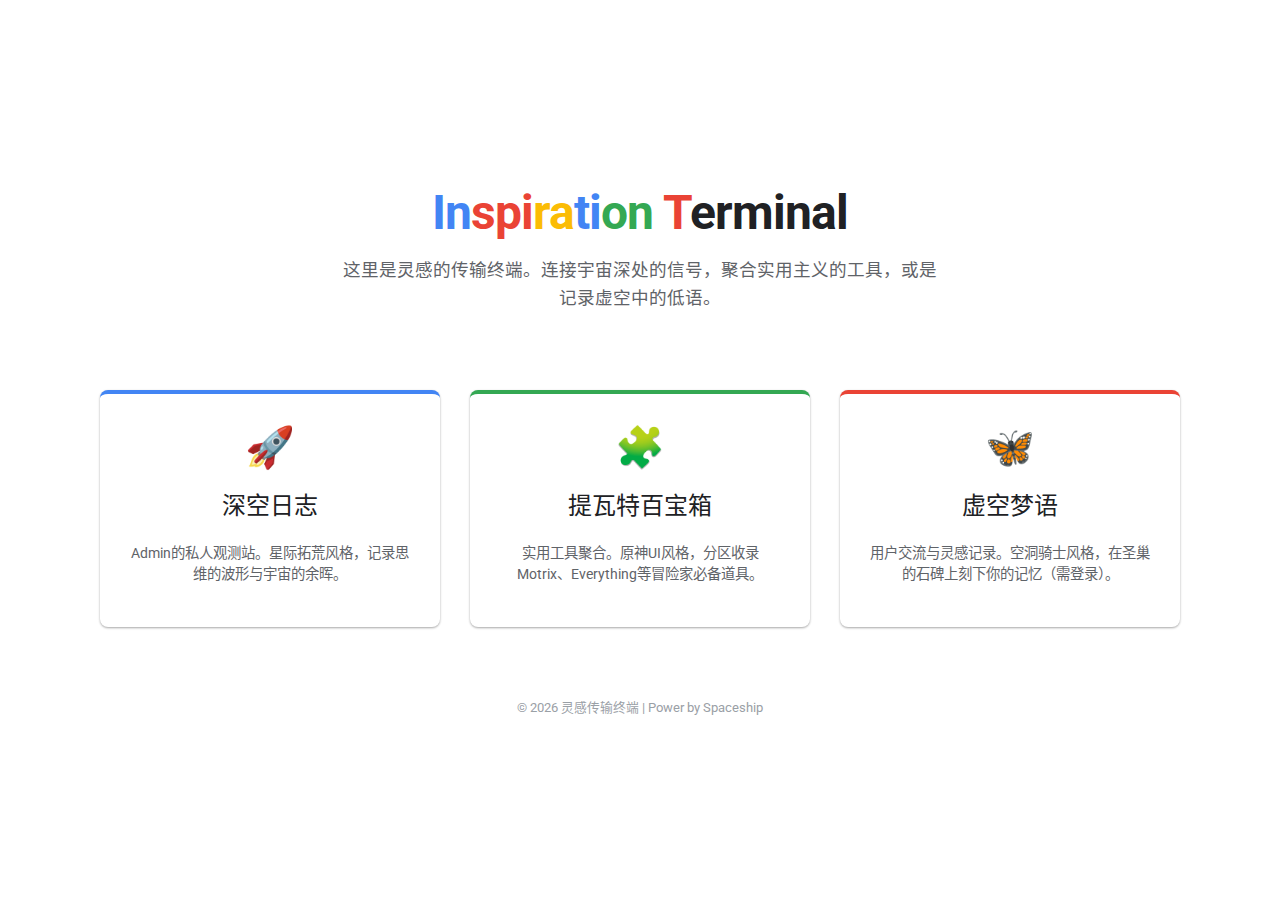
<file: index.html>
<!DOCTYPE html>
<html lang="zh-CN">
<head>
    <meta charset="UTF-8">
    <meta name="viewport" content="width=device-width, initial-scale=1.0">
    <title>灵感传输终端</title>
    <style>
        /* Google Fonts & Reset */
        @import url('https://fonts.googleapis.com/css2?family=Roboto:wght@300;400;500&display=swap');
        
        body {
            margin: 0;
            padding: 0;
            font-family: 'Roboto', 'Microsoft YaHei', sans-serif;
            background-color: #ffffff;
            color: #202124;
            display: flex;
            flex-direction: column;
            align-items: center;
            justify-content: center;
            min-height: 100vh;
        }

        /* 标题区域 */
        .logo-area {
            text-align: center;
            margin-bottom: 40px;
        }
        
        h1 {
            font-size: 3rem;
            margin: 0;
            letter-spacing: -1px;
        }
        
        /* 谷歌配色文字 */
        .g-blue { color: #4285F4; }
        .g-red { color: #EA4335; }
        .g-yellow { color: #FBBC05; }
        .g-green { color: #34A853; }

        .subtitle {
            margin-top: 15px;
            color: #5f6368;
            font-size: 1.1rem;
            max-width: 600px;
            line-height: 1.6;
        }

        /* 卡片容器 */
        .card-container {
            display: flex;
            gap: 30px;
            flex-wrap: wrap;
            justify-content: center;
            padding: 20px;
        }

        /* 功能卡片 */
        .card {
            width: 280px;
            padding: 30px;
            border-radius: 8px;
            background: #fff;
            box-shadow: 0 1px 3px rgba(0,0,0,0.12), 0 1px 2px rgba(0,0,0,0.24);
            transition: all 0.3s cubic-bezier(.25,.8,.25,1);
            text-align: center;
            cursor: pointer;
            text-decoration: none; /* 去掉下划线 */
            color: inherit;
            border-top: 4px solid transparent;
        }

        .card:hover {
            box-shadow: 0 14px 28px rgba(0,0,0,0.25), 0 10px 10px rgba(0,0,0,0.22);
            transform: translateY(-5px);
        }

        .card h2 { margin-top: 0; font-weight: 500; }
        .card p { color: #5f6368; font-size: 0.9rem; }

        /* 卡片顶部颜色条 */
        .card-blog { border-color: #4285F4; }    /* 蓝色 - 星际拓荒 */
        .card-tools { border-color: #34A853; }   /* 绿色 - 原神草元素感 */
        .card-community { border-color: #EA4335; } /* 红色 - 空洞骑士噩梦感 */

        /* 图标模拟 */
        .icon {
            font-size: 40px;
            margin-bottom: 15px;
            display: block;
        }

        footer {
            margin-top: 50px;
            font-size: 0.8rem;
            color: #9aa0a6;
        }
    </style>
</head>
<body>

    <div class="logo-area">
        <h1>
            <span class="g-blue">In</span><span class="g-red">spi</span><span class="g-yellow">ra</span><span class="g-blue">ti</span><span class="g-green">on</span>
            <span class="g-red">T</span>erminal
        </h1>
        <p class="subtitle">
            这里是灵感的传输终端。连接宇宙深处的信号，聚合实用主义的工具，或是记录虚空中的低语。
        </p>
    </div>

    <div class="card-container">
        <a href="blog.html" class="card card-blog">
            <span class="icon">🚀</span>
            <h2>深空日志</h2>
            <p>Admin的私人观测站。星际拓荒风格，记录思维的波形与宇宙的余晖。</p>
        </a>

        <a href="tools.html" class="card card-tools">
            <span class="icon">🧩</span>
            <h2>提瓦特百宝箱</h2>
            <p>实用工具聚合。原神UI风格，分区收录Motrix、Everything等冒险家必备道具。</p>
        </a>

        <a href="community.php" class="card card-community">
            <span class="icon">🦋</span>
            <h2>虚空梦语</h2>
            <p>用户交流与灵感记录。空洞骑士风格，在圣巢的石碑上刻下你的记忆（需登录）。</p>
        </a>
    </div>

    <footer>
        &copy; 2026 灵感传输终端 | Power by Spaceship
    </footer>

</body>
</html>
</file>
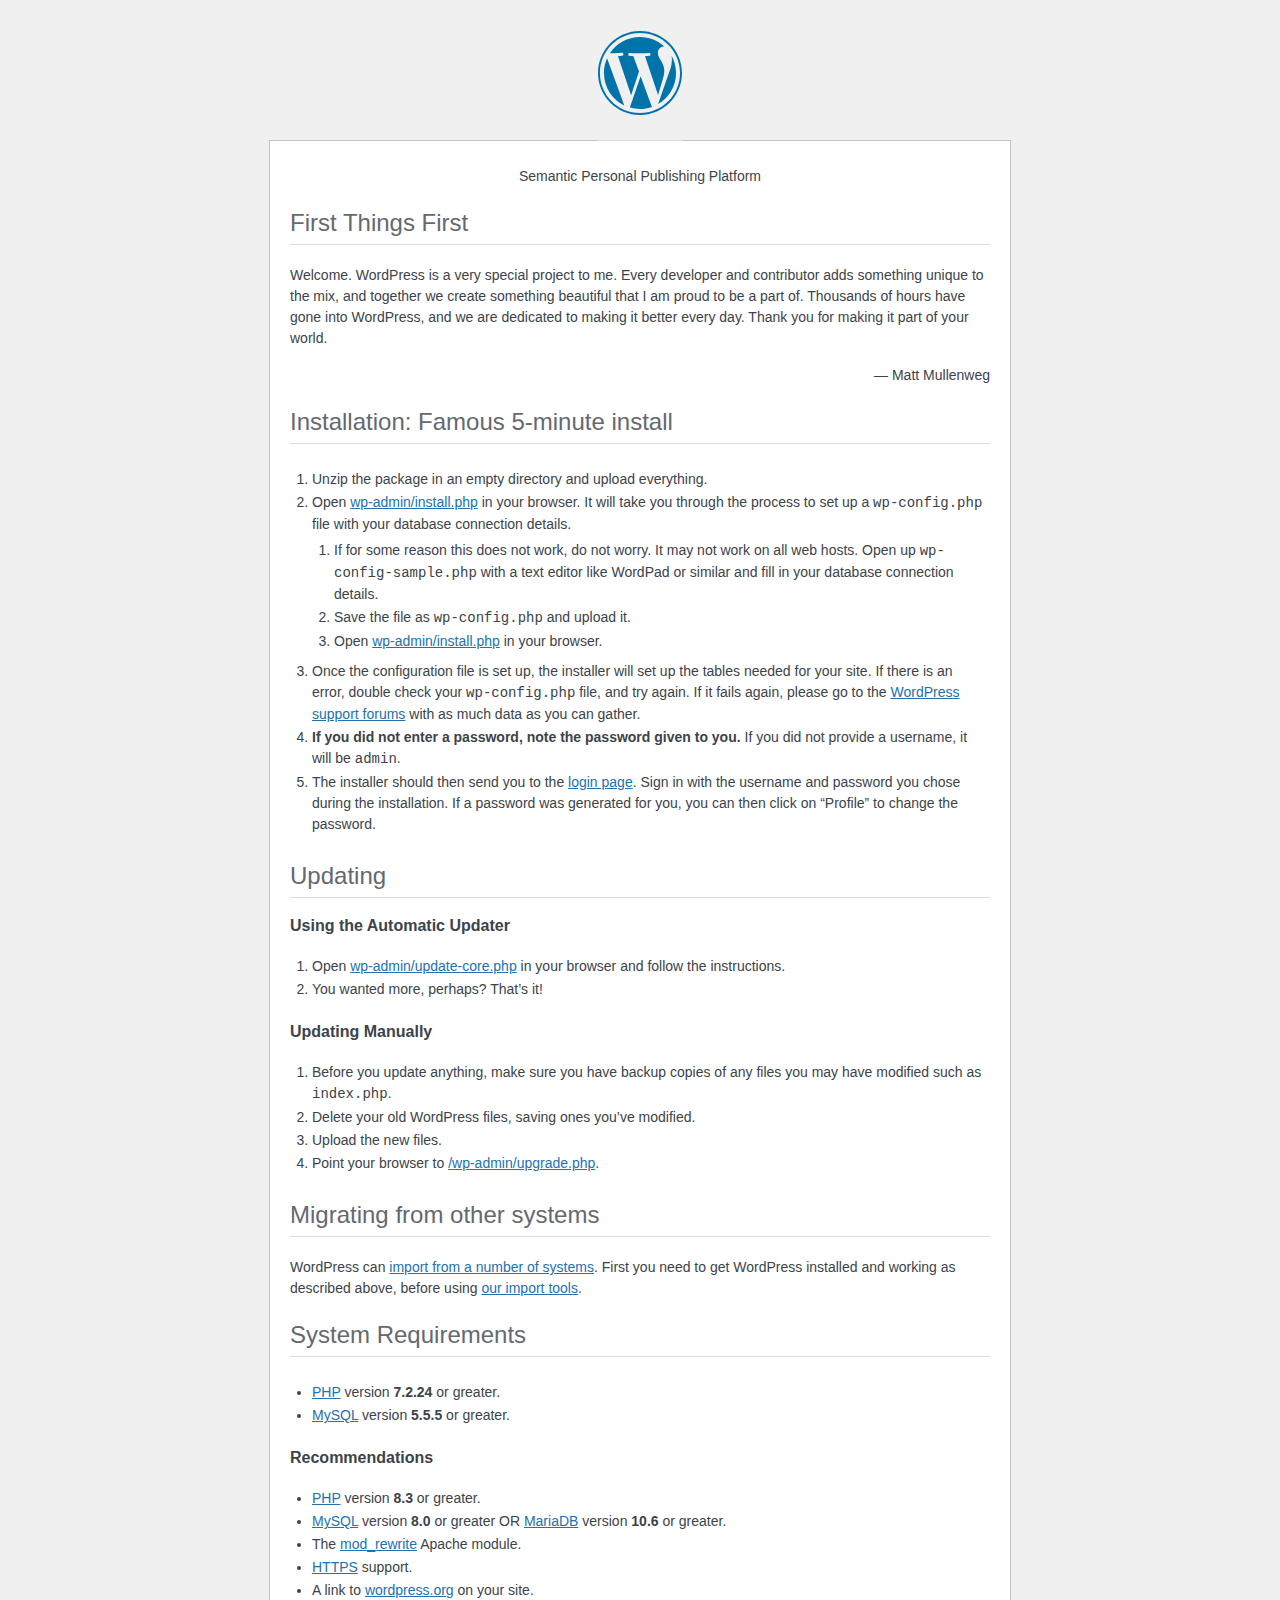
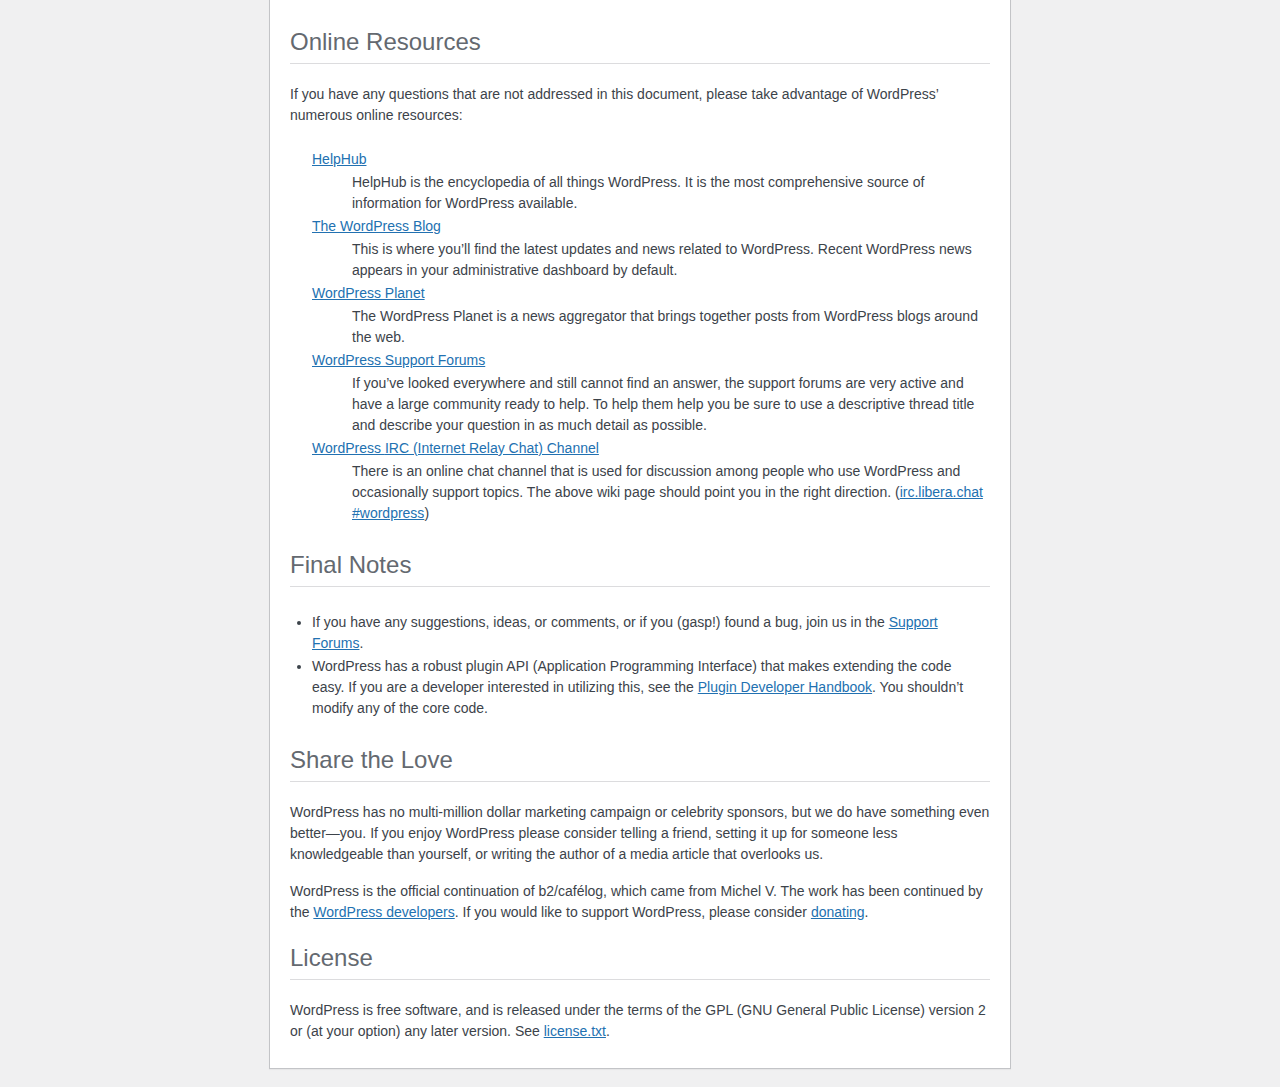
<file: readme.html>
<!DOCTYPE html>
<html lang="en">
<head>
	<meta name="viewport" content="width=device-width" />
	<meta http-equiv="Content-Type" content="text/html; charset=utf-8" />
	<meta name="robots" content="noindex,nofollow" />
	<title>WordPress &#8250; ReadMe</title>
	<link rel="stylesheet" href="wp-admin/css/install.css?ver=20100228" type="text/css" />
</head>
<body>
<h1 id="logo">
	<a href="https://wordpress.org/"><img alt="WordPress" src="wp-admin/images/wordpress-logo.png" /></a>
</h1>
<p style="text-align: center">Semantic Personal Publishing Platform</p>

<h2>First Things First</h2>
<p>Welcome. WordPress is a very special project to me. Every developer and contributor adds something unique to the mix, and together we create something beautiful that I am proud to be a part of. Thousands of hours have gone into WordPress, and we are dedicated to making it better every day. Thank you for making it part of your world.</p>
<p style="text-align: right">&#8212; Matt Mullenweg</p>

<h2>Installation: Famous 5-minute install</h2>
<ol>
	<li>Unzip the package in an empty directory and upload everything.</li>
	<li>Open <span class="file"><a href="wp-admin/install.php">wp-admin/install.php</a></span> in your browser. It will take you through the process to set up a <code>wp-config.php</code> file with your database connection details.
		<ol>
			<li>If for some reason this does not work, do not worry. It may not work on all web hosts. Open up <code>wp-config-sample.php</code> with a text editor like WordPad or similar and fill in your database connection details.</li>
			<li>Save the file as <code>wp-config.php</code> and upload it.</li>
			<li>Open <span class="file"><a href="wp-admin/install.php">wp-admin/install.php</a></span> in your browser.</li>
		</ol>
	</li>
	<li>Once the configuration file is set up, the installer will set up the tables needed for your site. If there is an error, double check your <code>wp-config.php</code> file, and try again. If it fails again, please go to the <a href="https://wordpress.org/support/forums/">WordPress support forums</a> with as much data as you can gather.</li>
	<li><strong>If you did not enter a password, note the password given to you.</strong> If you did not provide a username, it will be <code>admin</code>.</li>
	<li>The installer should then send you to the <a href="wp-login.php">login page</a>. Sign in with the username and password you chose during the installation. If a password was generated for you, you can then click on &#8220;Profile&#8221; to change the password.</li>
</ol>

<h2>Updating</h2>
<h3>Using the Automatic Updater</h3>
<ol>
	<li>Open <span class="file"><a href="wp-admin/update-core.php">wp-admin/update-core.php</a></span> in your browser and follow the instructions.</li>
	<li>You wanted more, perhaps? That&#8217;s it!</li>
</ol>

<h3>Updating Manually</h3>
<ol>
	<li>Before you update anything, make sure you have backup copies of any files you may have modified such as <code>index.php</code>.</li>
	<li>Delete your old WordPress files, saving ones you&#8217;ve modified.</li>
	<li>Upload the new files.</li>
	<li>Point your browser to <span class="file"><a href="wp-admin/upgrade.php">/wp-admin/upgrade.php</a>.</span></li>
</ol>

<h2>Migrating from other systems</h2>
<p>WordPress can <a href="https://developer.wordpress.org/advanced-administration/wordpress/import/">import from a number of systems</a>. First you need to get WordPress installed and working as described above, before using <a href="wp-admin/import.php">our import tools</a>.</p>

<h2>System Requirements</h2>
<ul>
	<li><a href="https://www.php.net/">PHP</a> version <strong>7.2.24</strong> or greater.</li>
	<li><a href="https://www.mysql.com/">MySQL</a> version <strong>5.5.5</strong> or greater.</li>
</ul>

<h3>Recommendations</h3>
<ul>
	<li><a href="https://www.php.net/">PHP</a> version <strong>8.3</strong> or greater.</li>
	<li><a href="https://www.mysql.com/">MySQL</a> version <strong>8.0</strong> or greater OR <a href="https://mariadb.org/">MariaDB</a> version <strong>10.6</strong> or greater.</li>
	<li>The <a href="https://httpd.apache.org/docs/2.2/mod/mod_rewrite.html">mod_rewrite</a> Apache module.</li>
	<li><a href="https://wordpress.org/news/2016/12/moving-toward-ssl/">HTTPS</a> support.</li>
	<li>A link to <a href="https://wordpress.org/">wordpress.org</a> on your site.</li>
</ul>

<h2>Online Resources</h2>
<p>If you have any questions that are not addressed in this document, please take advantage of WordPress&#8217; numerous online resources:</p>
<dl>
	<dt><a href="https://wordpress.org/documentation/">HelpHub</a></dt>
		<dd>HelpHub is the encyclopedia of all things WordPress. It is the most comprehensive source of information for WordPress available.</dd>
	<dt><a href="https://wordpress.org/news/">The WordPress Blog</a></dt>
		<dd>This is where you&#8217;ll find the latest updates and news related to WordPress. Recent WordPress news appears in your administrative dashboard by default.</dd>
	<dt><a href="https://planet.wordpress.org/">WordPress Planet</a></dt>
		<dd>The WordPress Planet is a news aggregator that brings together posts from WordPress blogs around the web.</dd>
	<dt><a href="https://wordpress.org/support/forums/">WordPress Support Forums</a></dt>
		<dd>If you&#8217;ve looked everywhere and still cannot find an answer, the support forums are very active and have a large community ready to help. To help them help you be sure to use a descriptive thread title and describe your question in as much detail as possible.</dd>
	<dt><a href="https://make.wordpress.org/support/handbook/appendix/other-support-locations/introduction-to-irc/">WordPress <abbr>IRC</abbr> (Internet Relay Chat) Channel</a></dt>
		<dd>There is an online chat channel that is used for discussion among people who use WordPress and occasionally support topics. The above wiki page should point you in the right direction. (<a href="https://web.libera.chat/#wordpress">irc.libera.chat #wordpress</a>)</dd>
</dl>

<h2>Final Notes</h2>
<ul>
	<li>If you have any suggestions, ideas, or comments, or if you (gasp!) found a bug, join us in the <a href="https://wordpress.org/support/forums/">Support Forums</a>.</li>
	<li>WordPress has a robust plugin <abbr>API</abbr> (Application Programming Interface) that makes extending the code easy. If you are a developer interested in utilizing this, see the <a href="https://developer.wordpress.org/plugins/">Plugin Developer Handbook</a>. You shouldn&#8217;t modify any of the core code.</li>
</ul>

<h2>Share the Love</h2>
<p>WordPress has no multi-million dollar marketing campaign or celebrity sponsors, but we do have something even better&#8212;you. If you enjoy WordPress please consider telling a friend, setting it up for someone less knowledgeable than yourself, or writing the author of a media article that overlooks us.</p>

<p>WordPress is the official continuation of b2/caf&#233;log, which came from Michel V. The work has been continued by the <a href="https://wordpress.org/about/">WordPress developers</a>. If you would like to support WordPress, please consider <a href="https://wordpress.org/donate/">donating</a>.</p>

<h2>License</h2>
<p>WordPress is free software, and is released under the terms of the <abbr>GPL</abbr> (GNU General Public License) version 2 or (at your option) any later version. See <a href="license.txt">license.txt</a>.</p>

</body>
</html>
</file>
<file: wp-admin/css/install.css>
html {
	background: #f0f0f1;
	margin: 0 20px;
}

body {
	background: #fff;
	border: 1px solid #c3c4c7;
	color: #3c434a;
	font-family: -apple-system, BlinkMacSystemFont, "Segoe UI", Roboto, Oxygen-Sans, Ubuntu, Cantarell, "Helvetica Neue", sans-serif;
	margin: 140px auto 25px;
	padding: 20px 20px 10px;
	max-width: 700px;
	-webkit-font-smoothing: subpixel-antialiased;
	box-shadow: 0 1px 1px rgba(0, 0, 0, 0.04);
}

a {
	color: #2271b1;
}

a:hover,
a:active {
	color: #135e96;
}

a:focus {
	color: #043959;
	box-shadow: 0 0 0 2px #2271b1;
	/* Only visible in Windows High Contrast mode */
	outline: 2px solid transparent;
}

h1, h2 {
	border-bottom: 1px solid #dcdcde;
	clear: both;
	color: #646970;
	font-size: 24px;
	padding: 0 0 7px;
	font-weight: 400;
}

h3 {
	font-size: 16px;
}

p, li, dd, dt {
	padding-bottom: 2px;
	font-size: 14px;
	line-height: 1.5;
}

code, .code {
	font-family: Consolas, Monaco, monospace;
}

ul, ol, dl {
	padding: 5px 5px 5px 22px;
}

a img {
	border: 0
}
abbr {
	border: 0;
	font-variant: normal;
}

fieldset {
	border: 0;
	padding: 0;
	margin: 0;
}

#logo {
	margin: -130px auto 25px;
	padding: 0 0 25px;
	width: 84px;
	height: 84px;
	overflow: hidden;
	background-image: url(../images/w-logo-blue.png?ver=20131202);
	background-image: none, url(../images/wordpress-logo.svg?ver=20131107);
	background-size: 84px;
	background-position: center top;
	background-repeat: no-repeat;
	color: #3c434a; /* same as login.css */
	font-size: 20px;
	font-weight: 400;
	line-height: 1.3em;
	text-decoration: none;
	text-align: center;
	text-indent: -9999px;
	outline: none;
}

.step {
	margin: 20px 0 15px;
}
.step, th {
	text-align: left;
	padding: 0;
}
.language-chooser.wp-core-ui .step .button.button-large {
	font-size: 14px;
}
textarea {
	border: 1px solid #dcdcde;
	font-family: -apple-system, BlinkMacSystemFont, "Segoe UI", Roboto, Oxygen-Sans, Ubuntu, Cantarell, "Helvetica Neue", sans-serif;
	width: 100%;
	box-sizing: border-box;
}

.form-table {
	border-collapse: collapse;
	margin-top: 1em;
	width: 100%;
}

.form-table td {
	margin-bottom: 9px;
	padding: 10px 20px 10px 0;
	font-size: 14px;
	vertical-align: top
}

.form-table th {
	font-size: 14px;
	text-align: left;
	padding: 10px 20px 10px 0;
	width: 115px;
	vertical-align: top;
}

.form-table code {
	line-height: 1.28571428;
	font-size: 14px;
}

.form-table p {
	margin: 4px 0 0;
	font-size: 11px;
}

.form-table .setup-description {
	margin: 4px 0 0;
	line-height: 1.6;
}

.form-table input {
	line-height: 1.33333333;
	font-size: 15px;
	padding: 3px 5px;
}

.wp-pwd {
	margin-top: 0;
}

.form-table .wp-pwd {
	display: flex;
	column-gap: 4px;
}

.form-table .password-input-wrapper {
	width: 100%;
}

input,
submit {
	font-family: -apple-system, BlinkMacSystemFont, "Segoe UI", Roboto, Oxygen-Sans, Ubuntu, Cantarell, "Helvetica Neue", sans-serif;
}

.form-table input[type=text],
.form-table input[type=email],
.form-table input[type=url],
.form-table input[type=password],
#pass-strength-result {
	width: 100%;
}

.form-table th p {
	font-weight: 400;
}

.form-table.install-success th,
.form-table.install-success td {
	vertical-align: middle;
	padding: 16px 20px 16px 0;
}

.form-table.install-success td p {
	margin: 0;
	font-size: 14px;
}

.form-table.install-success td code {
	margin: 0;
	font-size: 18px;
}

#error-page {
	margin-top: 50px;
}

#error-page p {
	font-size: 14px;
	line-height: 1.28571428;
	margin: 25px 0 20px;
}

#error-page code, .code {
	font-family: Consolas, Monaco, monospace;
}

.message {
	border-left: 4px solid #d63638;
	padding: .7em .6em;
	background-color: #fcf0f1;
}

/* rtl:ignore */
#dbname,
#uname,
#pwd,
#dbhost,
#prefix,
#user_login,
#admin_email,
#pass1,
#pass2 {
	direction: ltr;
}


/* localization */
body.rtl,
.rtl textarea,
.rtl input,
.rtl submit {
	font-family: Tahoma, sans-serif;
}

:lang(he-il) body.rtl,
:lang(he-il) .rtl textarea,
:lang(he-il) .rtl input,
:lang(he-il) .rtl submit {
	font-family: Arial, sans-serif;
}

@media only screen and (max-width: 799px) {
	body {
		margin-top: 115px;
	}
	#logo a {
		margin: -125px auto 30px;
	}
}

@media screen and (max-width: 782px) {

	.form-table {
		margin-top: 0;
	}

	.form-table th,
	.form-table td {
		display: block;
		width: auto;
		vertical-align: middle;
	}

	.form-table th {
		padding: 20px 0 0;
	}

	.form-table td {
		padding: 5px 0;
		border: 0;
		margin: 0;
	}

	textarea,
	input {
		font-size: 16px;
	}

	.form-table td input[type="text"],
	.form-table td input[type="email"],
	.form-table td input[type="url"],
	.form-table td input[type="password"],
	.form-table td select,
	.form-table td textarea,
	.form-table span.description {
		width: 100%;
		font-size: 16px;
		line-height: 1.5;
		padding: 7px 10px;
		display: block;
		max-width: none;
		box-sizing: border-box;
	}

	#pwd {
		padding-right: 2.5rem;
	}

	.wp-pwd #pass1 {
		padding-right: 50px;
	}

	.wp-pwd .button.wp-hide-pw {
		right: 0;
	}

	#pass-strength-result {
		width: 100%;
	}
}

body.language-chooser {
	max-width: 300px;
}

.language-chooser select {
	padding: 8px;
	width: 100%;
	display: block;
	border: 1px solid #dcdcde;
	background: #fff;
	color: #2c3338;
	font-size: 16px;
	font-family: Arial, sans-serif;
	font-weight: 400;
}

.language-chooser select:focus {
	color: #2c3338;
}

.language-chooser select option:hover,
.language-chooser select option:focus {
	color: #0a4b78;
}

.language-chooser .step {
	text-align: right;
}

.screen-reader-input,
.screen-reader-text {
	border: 0;
	clip-path: inset(50%);
	height: 1px;
	margin: -1px;
	overflow: hidden;
	padding: 0;
	position: absolute;
	width: 1px;
	word-wrap: normal !important;
}

.spinner {
	background: url(../images/spinner.gif) no-repeat;
	background-size: 20px 20px;
	visibility: hidden;
	opacity: 0.7;
	filter: alpha(opacity=70);
	width: 20px;
	height: 20px;
	margin: 2px 5px 0;
}

.step .spinner {
	display: inline-block;
	vertical-align: middle;
	margin-right: 15px;
}

.button.hide-if-no-js,
.hide-if-no-js {
	display: none;
}

/**
 * HiDPI Displays
 */
@media print,
  (min-resolution: 120dpi) {

	.spinner {
		background-image: url(../images/spinner-2x.gif);
	}

}
</file>
